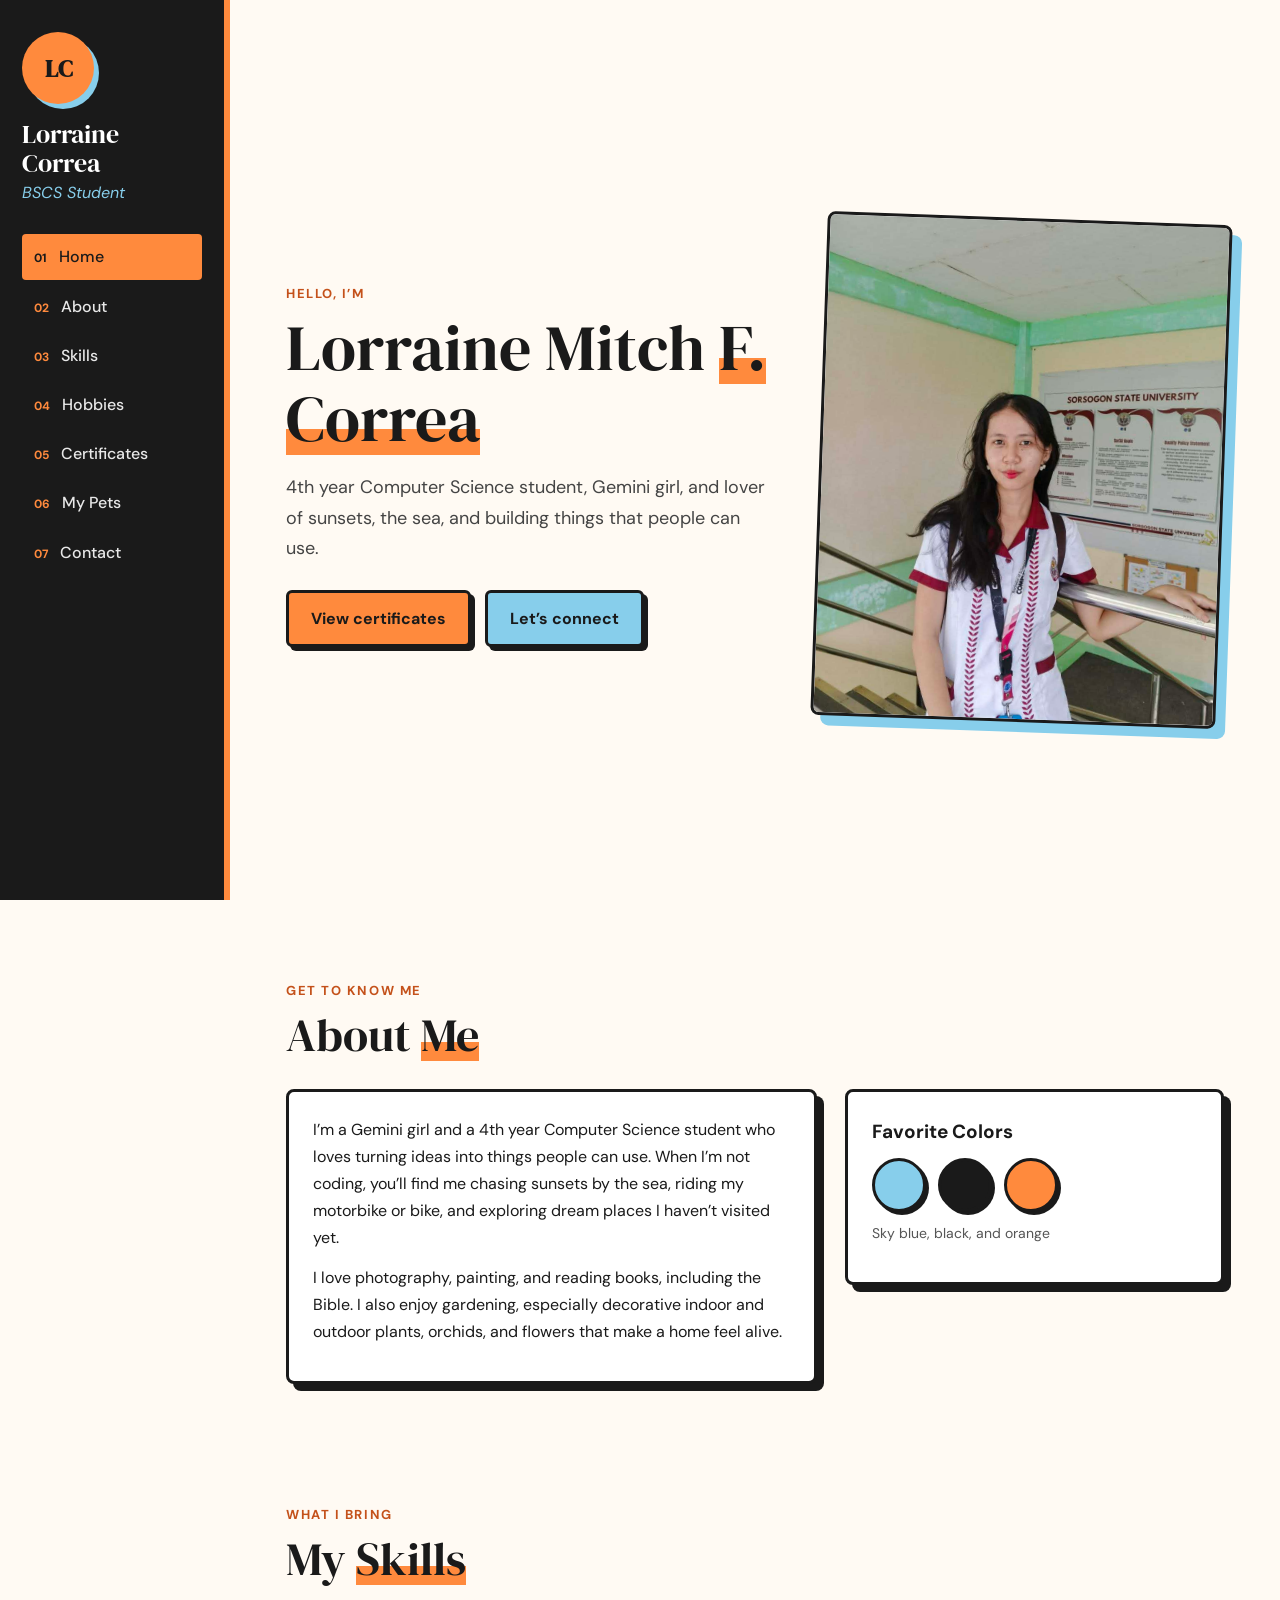
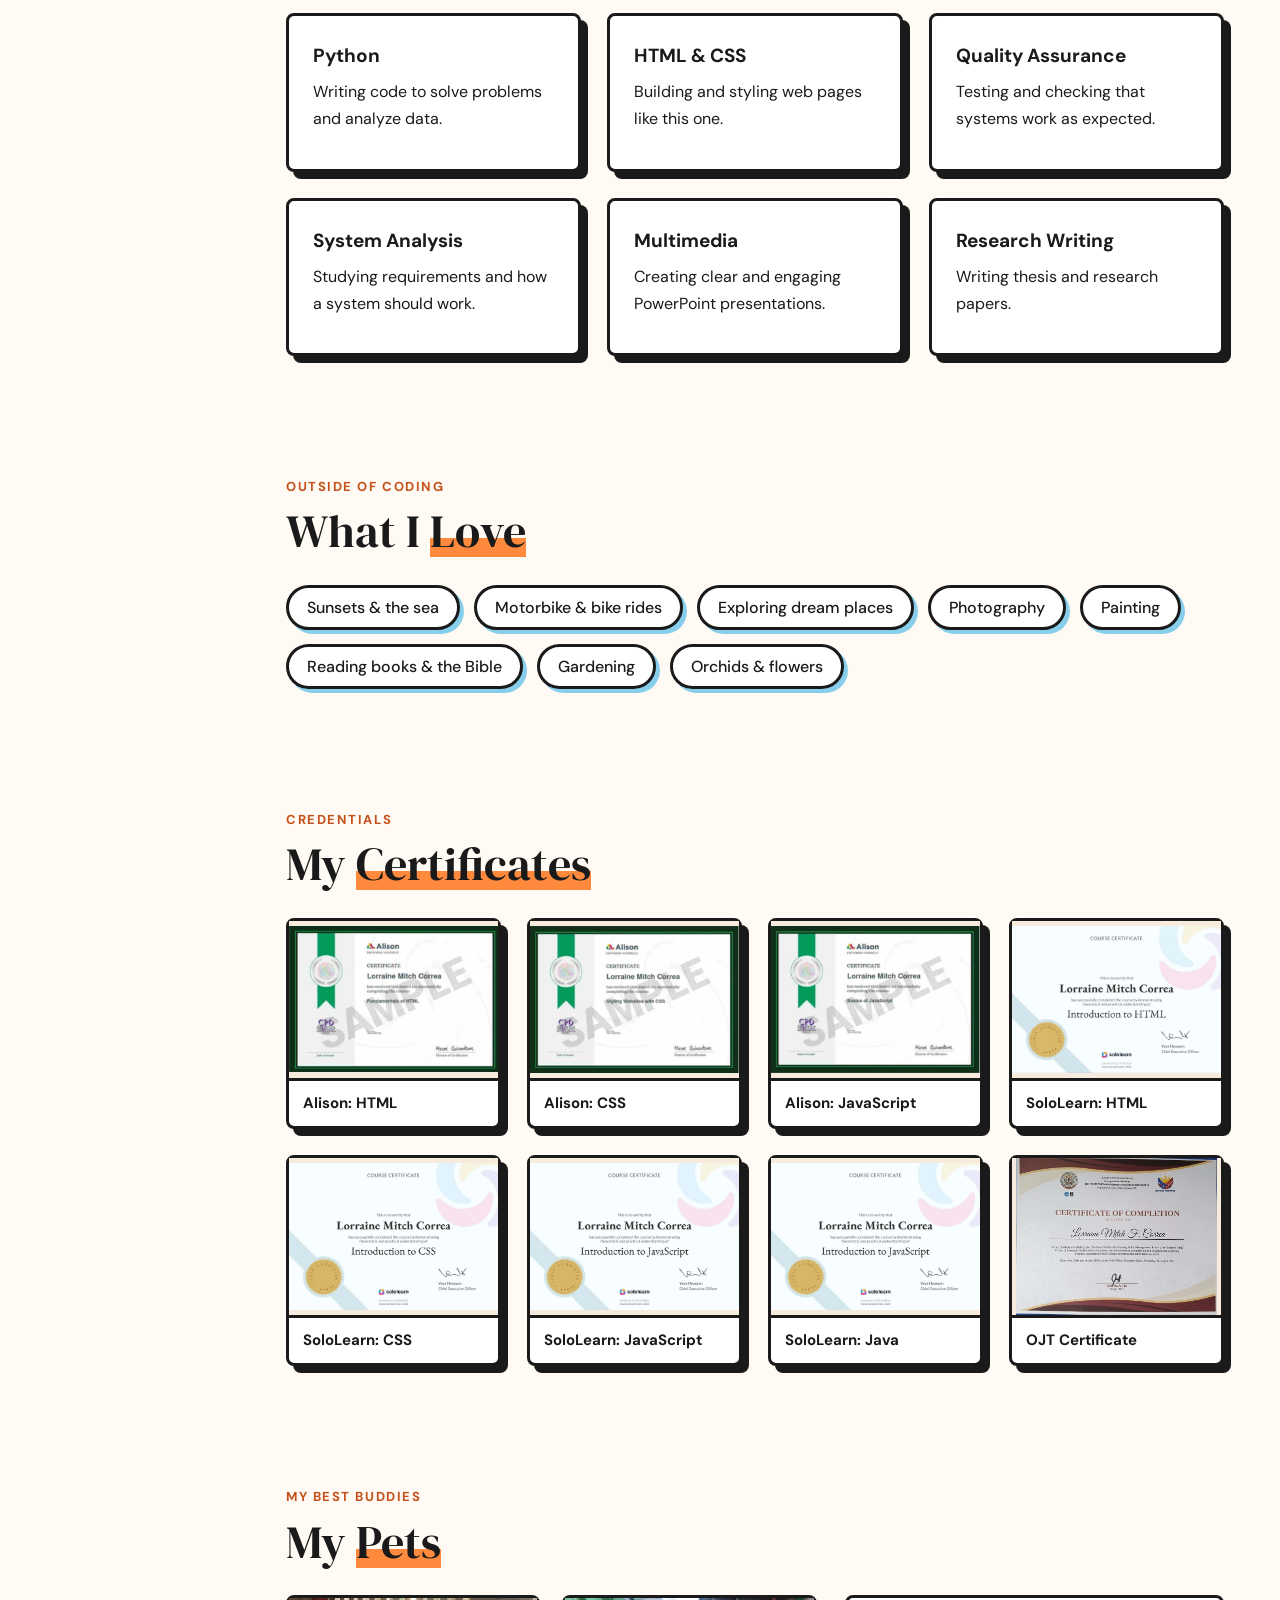
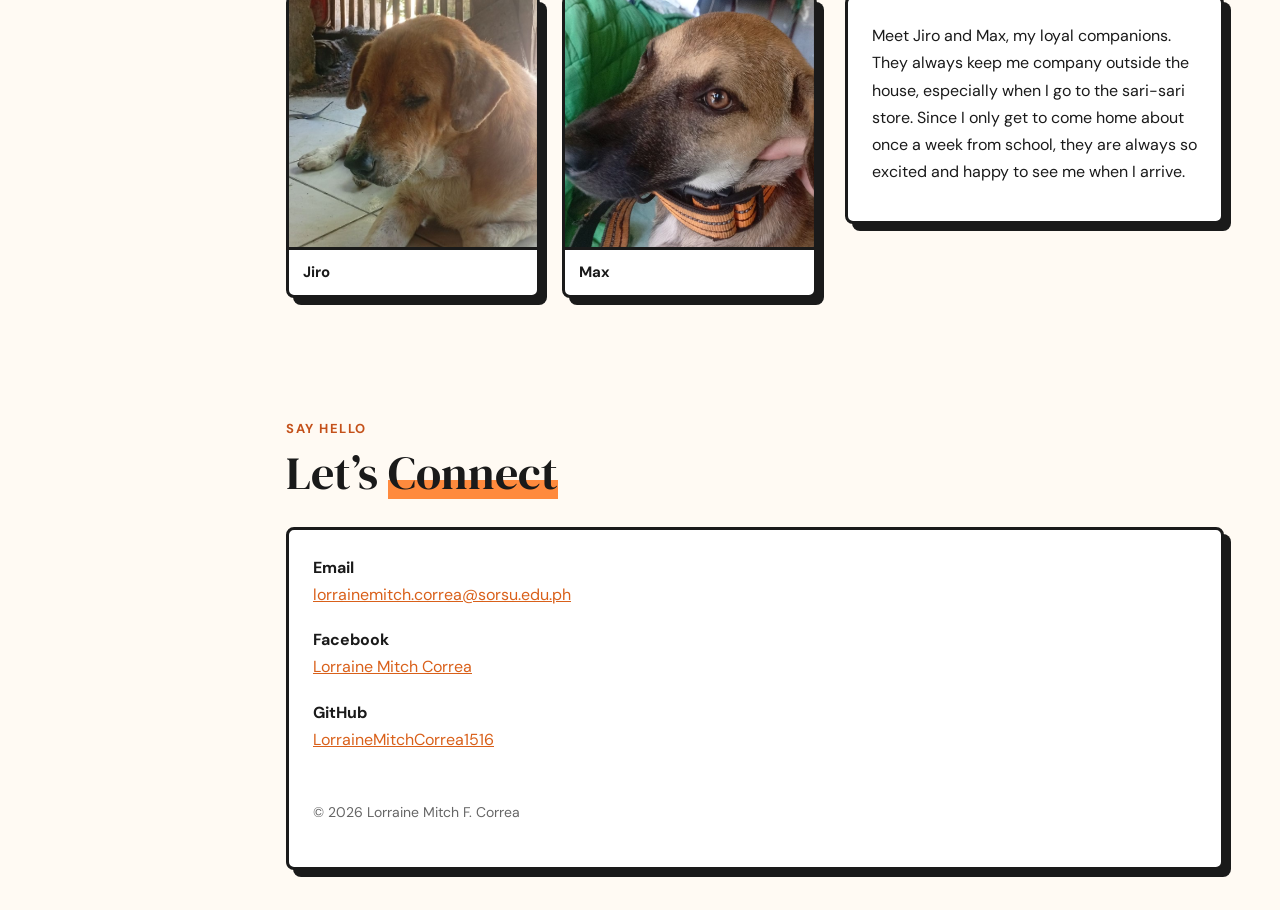
<file: index.html>
<!DOCTYPE html>
<html lang="en">
<head>
  <meta charset="utf-8">
  <meta name="viewport" content="width=device-width, initial-scale=1">
  <title>Lorraine Mitch F. Correa | Portfolio</title>
  <link rel="preconnect" href="https://fonts.googleapis.com">
  <link href="https://fonts.googleapis.com/css2?family=DM+Serif+Display&family=DM+Sans:wght@400;500;700&display=swap" rel="stylesheet">
  <link rel="stylesheet" href="style.css">
</head>
<body>

<aside class="side">
  <div class="logo">LC</div>
  <h2 class="side-name">Lorraine<br>Correa</h2>
  <p class="side-role">BSCS Student</p>
  <nav id="nav">
    <a href="#home"><b>01</b>Home</a>
    <a href="#about"><b>02</b>About</a>
    <a href="#skills"><b>03</b>Skills</a>
    <a href="#hobbies"><b>04</b>Hobbies</a>
    <a href="#certs"><b>05</b>Certificates</a>
    <a href="#pets"><b>06</b>My Pets</a>
    <a href="#contact"><b>07</b>Contact</a>
  </nav>
</aside>

<main>

  <section id="home" class="hero">
    <div>
      <p class="eyebrow">Hello, I’m</p>
      <h1>Lorraine Mitch <span class="mark">F. Correa</span></h1>
      <p class="lead">4th year Computer Science student, Gemini girl, and lover of sunsets, the sea, and building things that people can use.</p>
      <div class="btns">
        <a class="btn" href="#certs">View certificates</a>
        <a class="btn alt" href="#contact">Let’s connect</a>
      </div>
    </div>
    <figure class="photo card"><img src="images/profile.jpg" alt="Photo of Lorraine"></figure>
  </section>

  <section id="about">
    <p class="eyebrow">Get to know me</p>
    <h2>About <span class="mark">Me</span></h2>
    <div class="two">
      <div class="card pad">
        <p>I’m a Gemini girl and a 4th year Computer Science student who loves turning ideas into things people can use. When I’m not coding, you’ll find me chasing sunsets by the sea, riding my motorbike or bike, and exploring dream places I haven’t visited yet.</p>
        <p>I love photography, painting, and reading books, including the Bible. I also enjoy gardening, especially decorative indoor and outdoor plants, orchids, and flowers that make a home feel alive.</p>
      </div>
      <div class="card pad">
        <h3>Favorite Colors</h3>
        <div class="chips">
          <span class="swatch" style="background:#87ceeb"></span>
          <span class="swatch" style="background:#1a1a1a"></span>
          <span class="swatch" style="background:#ff8a3d"></span>
        </div>
        <p class="small">Sky blue, black, and orange</p>
      </div>
    </div>
  </section>

  <section id="skills">
    <p class="eyebrow">What I bring</p>
    <h2>My <span class="mark">Skills</span></h2>
    <div class="cards">
      <div class="card pad"><h3>Python</h3><p>Writing code to solve problems and analyze data.</p></div>
      <div class="card pad"><h3>HTML &amp; CSS</h3><p>Building and styling web pages like this one.</p></div>
      <div class="card pad"><h3>Quality Assurance</h3><p>Testing and checking that systems work as expected.</p></div>
      <div class="card pad"><h3>System Analysis</h3><p>Studying requirements and how a system should work.</p></div>
      <div class="card pad"><h3>Multimedia</h3><p>Creating clear and engaging PowerPoint presentations.</p></div>
      <div class="card pad"><h3>Research Writing</h3><p>Writing thesis and research papers.</p></div>
    </div>
  </section>

  <section id="hobbies">
    <p class="eyebrow">Outside of coding</p>
    <h2>What I <span class="mark">Love</span></h2>
    <ul class="tags">
      <li>Sunsets &amp; the sea</li><li>Motorbike &amp; bike rides</li><li>Exploring dream places</li>
      <li>Photography</li><li>Painting</li><li>Reading books &amp; the Bible</li>
      <li>Gardening</li><li>Orchids &amp; flowers</li>
    </ul>
  </section>

  <section id="certs">
    <p class="eyebrow">Credentials</p>
    <h2>My <span class="mark">Certificates</span></h2>
    <div class="certs">
      <figure class="card"><img src="images/ALISON%20HTML.jpg" alt="Alison HTML certificate"><figcaption>Alison: HTML</figcaption></figure>
      <figure class="card"><img src="images/ALISON%20CSS.jpg" alt="Alison CSS certificate"><figcaption>Alison: CSS</figcaption></figure>
      <figure class="card"><img src="images/ALISON%20JAVASCRIPT.jpg" alt="Alison JavaScript certificate"><figcaption>Alison: JavaScript</figcaption></figure>
      <figure class="card"><img src="images/sololearn%20html.jpg" alt="SoloLearn HTML certificate"><figcaption>SoloLearn: HTML</figcaption></figure>
      <figure class="card"><img src="images/SOLOLEARN%20CSS.jpg" alt="SoloLearn CSS certificate"><figcaption>SoloLearn: CSS</figcaption></figure>
      <figure class="card"><img src="images/SOLOLEARN%20javascript.jpg" alt="SoloLearn JavaScript certificate"><figcaption>SoloLearn: JavaScript</figcaption></figure>
      <figure class="card"><img src="images/SOLOLEARN%20JAVA.jpg" alt="SoloLearn Java certificate"><figcaption>SoloLearn: Java</figcaption></figure>
      <figure class="card"><img src="images/OJT%20CERTIFICATE.jpg" alt="OJT certificate"><figcaption>OJT Certificate</figcaption></figure>
    </div>
  </section>

  <section id="pets">
    <p class="eyebrow">My best buddies</p>
    <h2>My <span class="mark">Pets</span></h2>
    <div class="two">
      <div class="pets">
        <figure class="card"><img src="images/jiro.jpg" alt="Jiro"><figcaption>Jiro</figcaption></figure>
        <figure class="card"><img src="images/pet.jpg" alt="Max"><figcaption>Max</figcaption></figure>
      </div>
      <div class="card pad">
        <p>Meet Jiro and Max, my loyal companions. They always keep me company outside the house, especially when I go to the sari-sari store. Since I only get to come home about once a week from school, they are always so excited and happy to see me when I arrive.</p>
      </div>
    </div>
  </section>

  <section id="contact">
    <p class="eyebrow">Say hello</p>
    <h2>Let’s <span class="mark">Connect</span></h2>
    <div class="card pad contact">
      <p><b>Email</b><br><a href="mailto:lorrainemitch.correa@sorsu.edu.ph">lorrainemitch.correa@sorsu.edu.ph</a></p>
                 <p><b>Facebook</b><br><a href="https://www.facebook.com/lorrainemitch.correa.1" target="_blank" rel="noopener">Lorraine Mitch Correa</a></p>
      <p><b>GitHub</b><br><a href="https://github.com/LorraineMitchCorrea1516" target="_blank" rel="noopener">LorraineMitchCorrea1516</a></p>
    <p class="foot">© 2026 Lorraine Mitch F. Correa</p>
  </section>

</main>
<script src="script.js"></script>
</body>
</html>
</file>
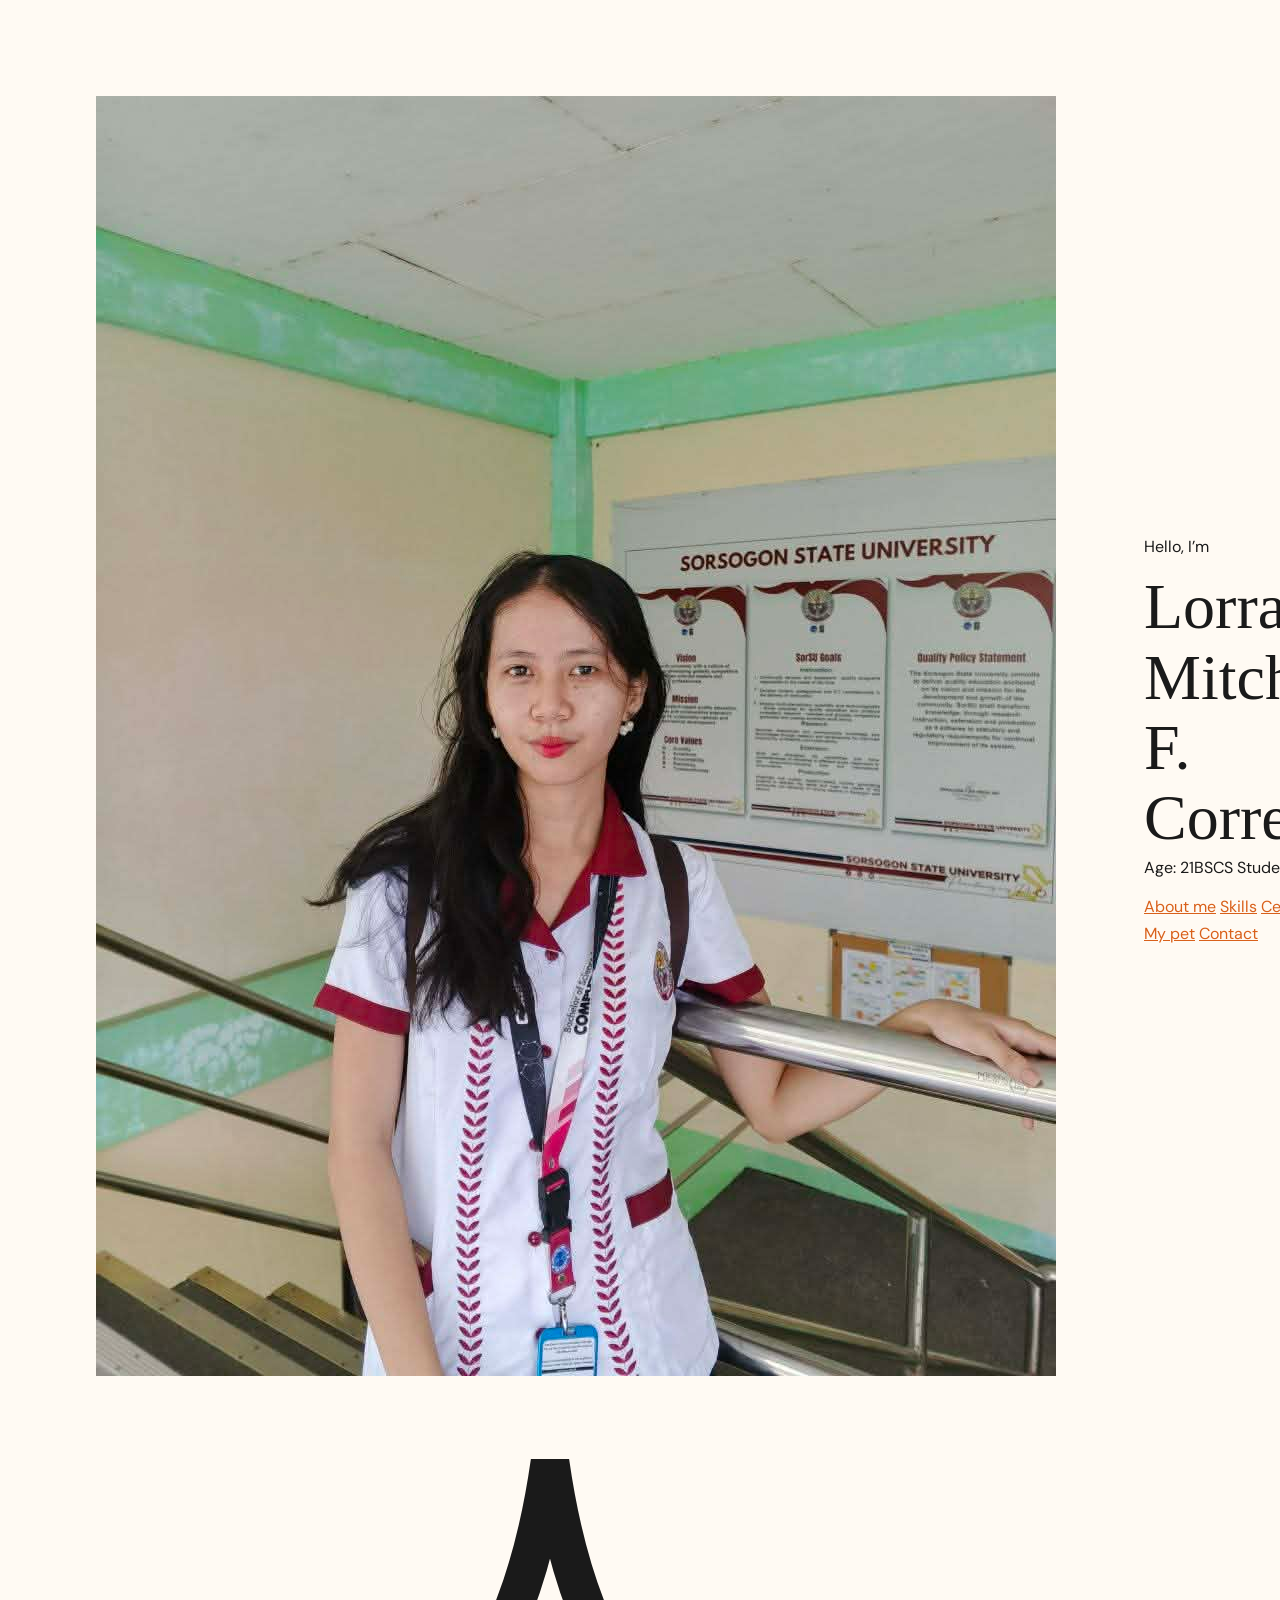
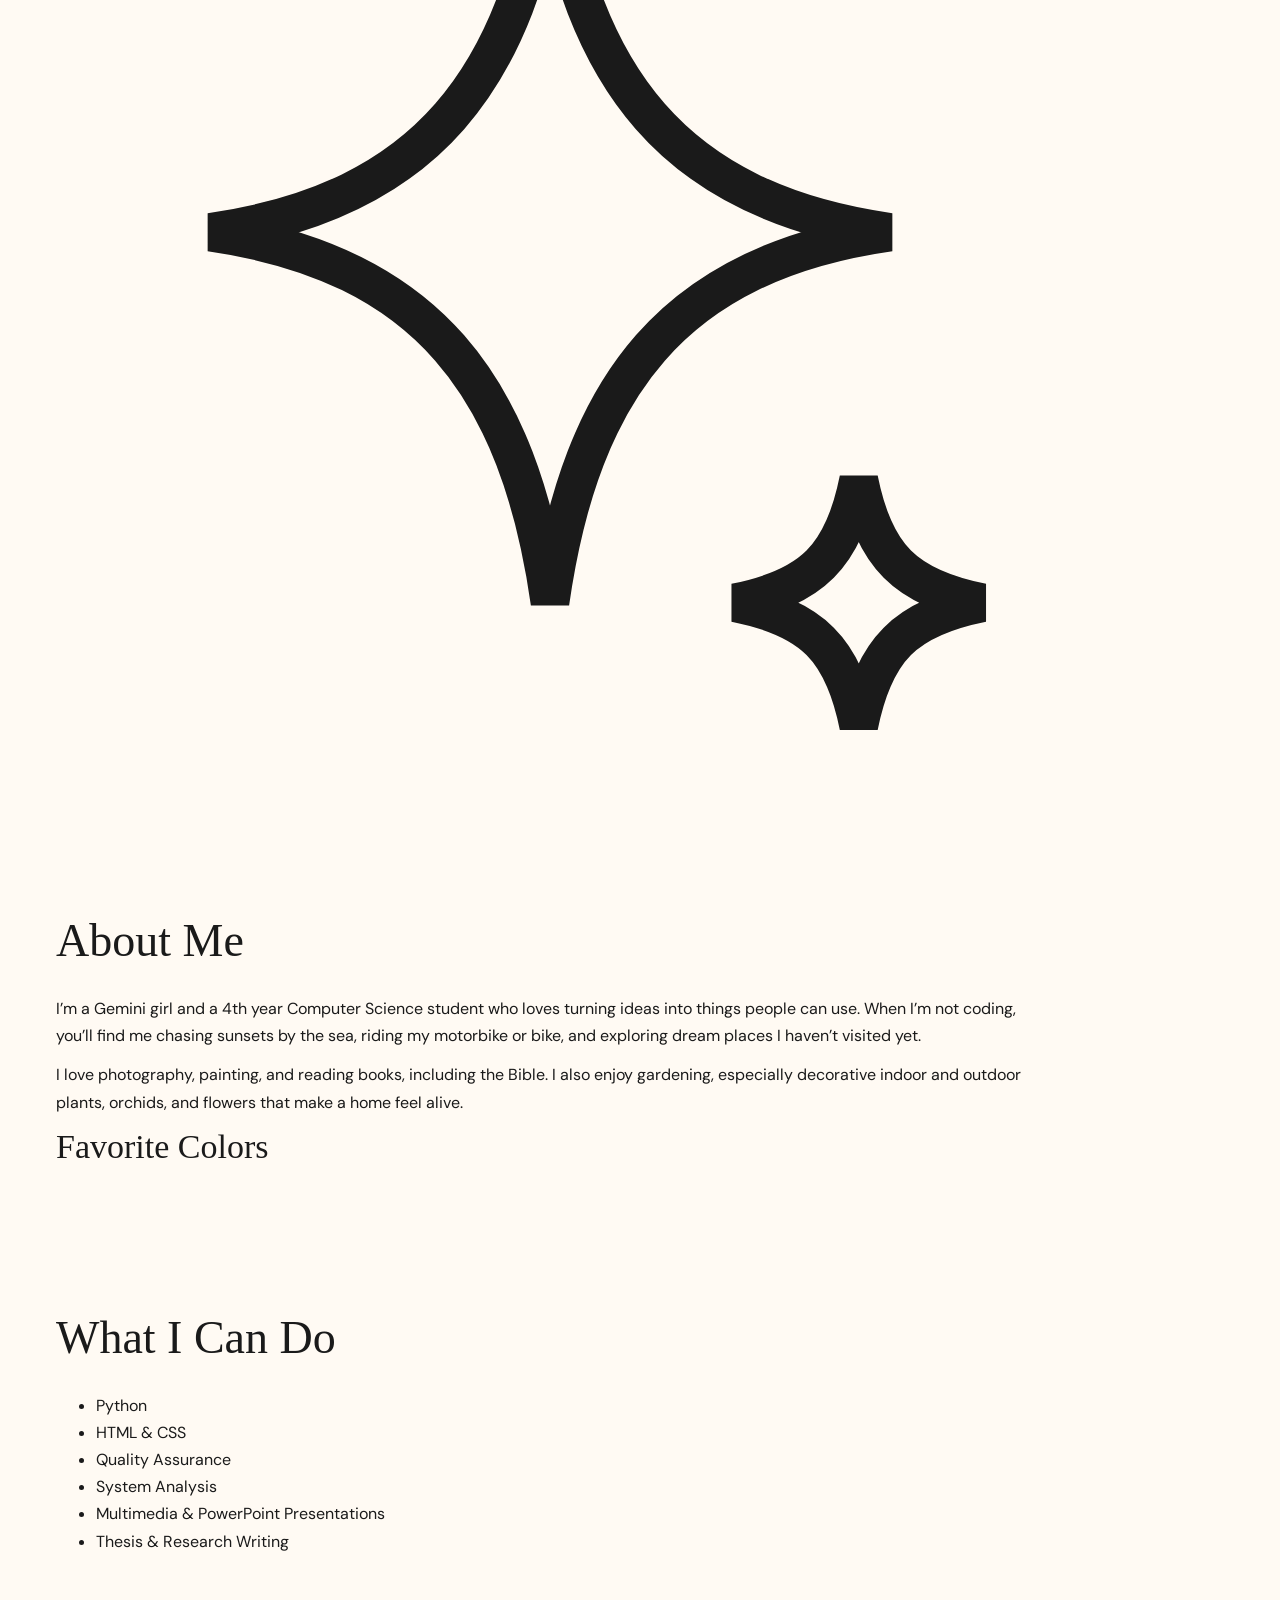
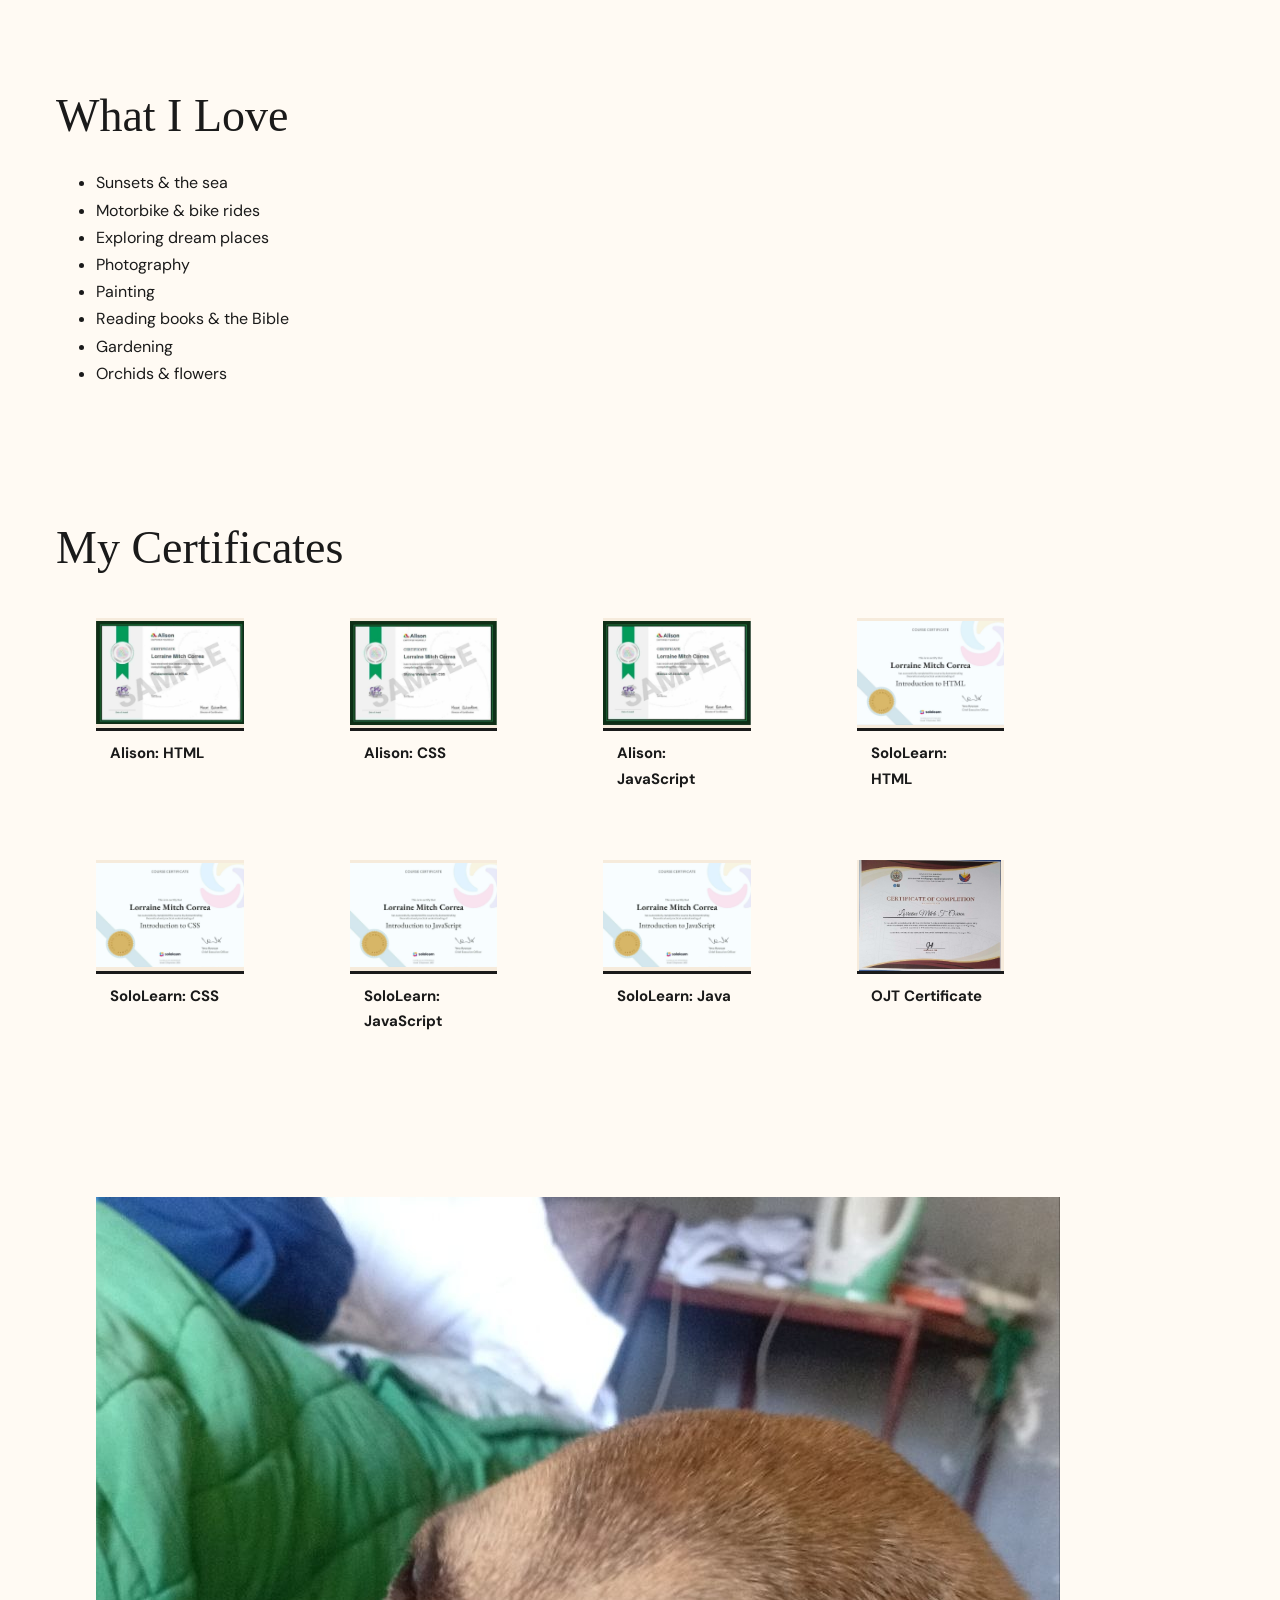
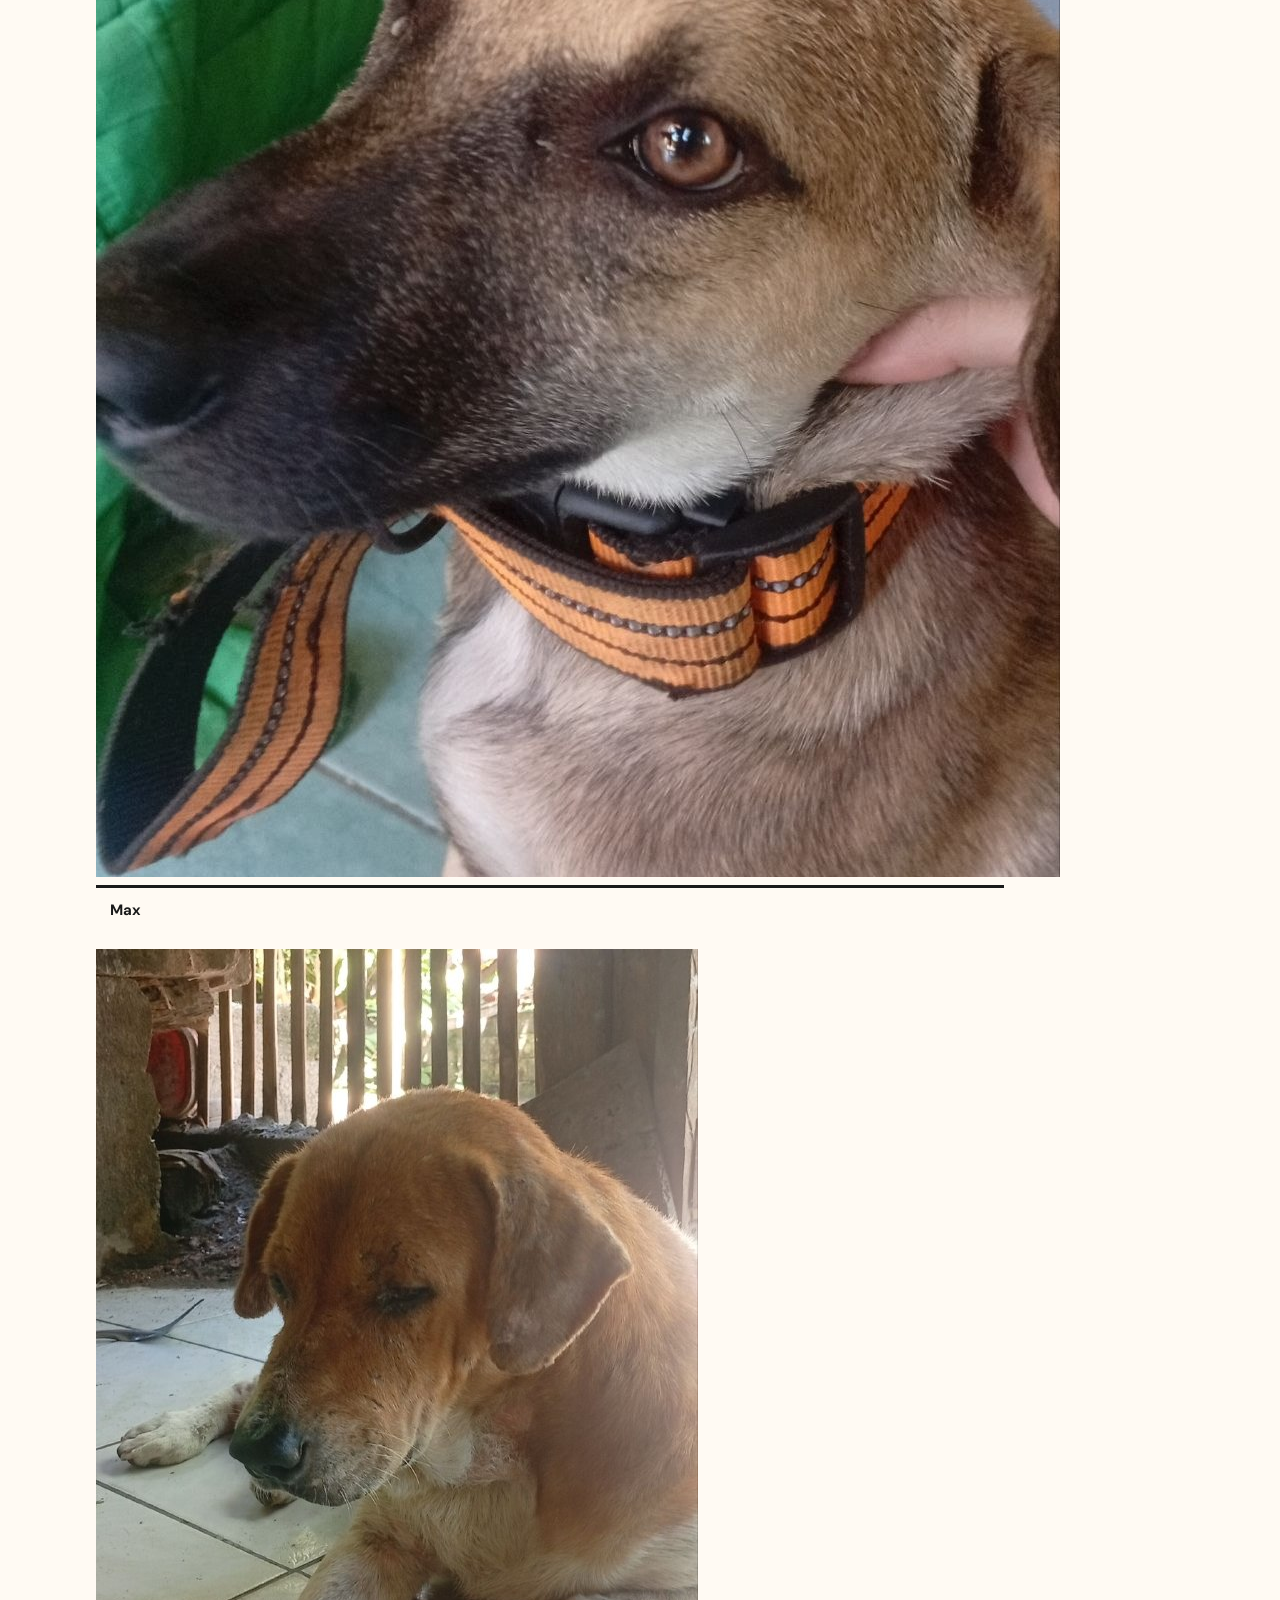
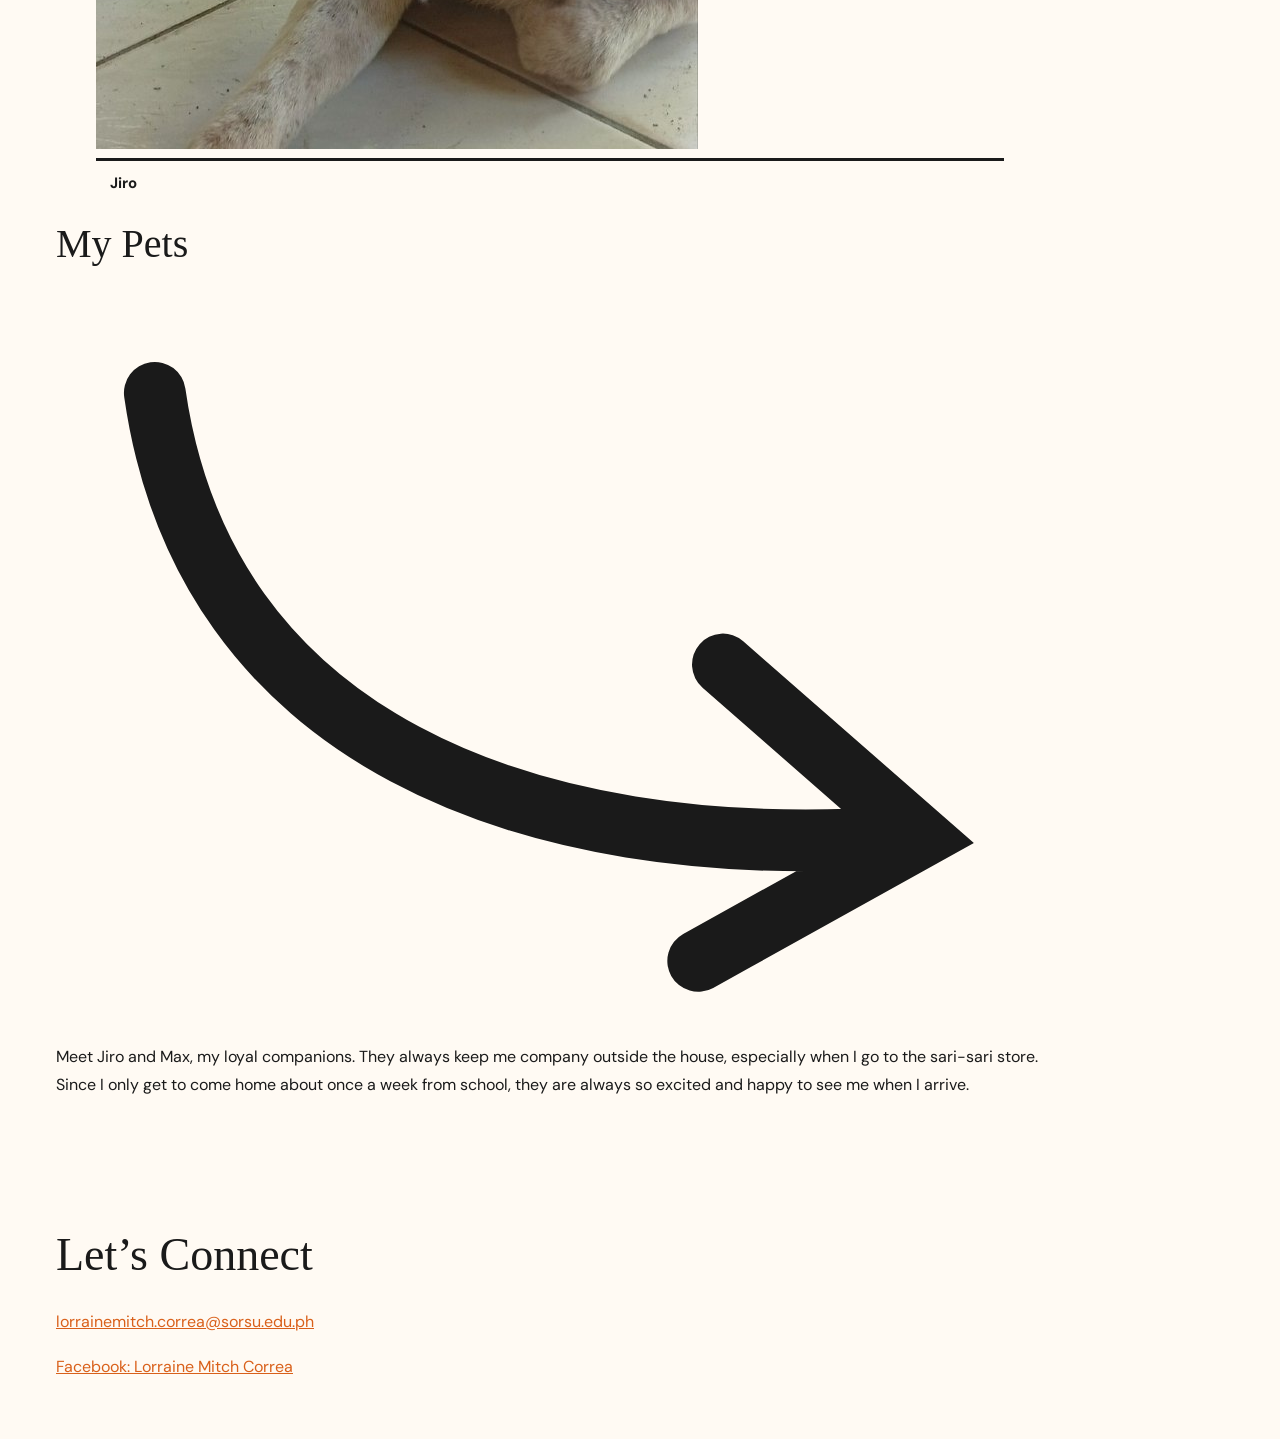
<file: index-old.html>
<!DOCTYPE html>
<html lang="en">
<head>
  <meta charset="utf-8">
  <meta name="viewport" content="width=device-width, initial-scale=1">
  <title>Hello, I'm Lorraine Mitch F. Correa | Portfolio</title>
  <link rel="preconnect" href="https://fonts.googleapis.com">
  <link href="https://fonts.googleapis.com/css2?family=Syne:wght@700;800&family=Caveat:wght@600;700&family=DM+Sans:wght@400;500&display=swap" rel="stylesheet">
  <link rel="stylesheet" href="style.css">
</head>
<body>
<div class="wrap">

  <!-- HERO -->
  <div class="stage">
    <span class="tape weave" style="top:-6px;left:-18px;transform:rotate(-35deg)"></span>
    <span class="clip" style="top:-14px;right:46px;transform:rotate(12deg)"></span>
    <section class="sheet">
      <div class="hero">
        <figure class="polaroid">
          <span class="tape" style="top:-12px;left:30%;transform:rotate(-4deg)"></span>
          <img class="tall" src="images/profile.jpg" alt="Photo of Lorraine">
        </figure>
        <div>
          <p class="hello hand">Hello, I’m</p>
          <h1>Lorraine Mitch<br>F. Correa</h1>
          <p class="facts"><span>Age: 21</span><span>BSCS Student</span></p>
          <nav class="nav" aria-label="Sections">
            <a href="#about">About me</a>
            <a href="#skills">Skills</a>
            <a href="#certs">Certificates</a>
            <a href="#pet">My pet</a>
            <a href="#contact">Contact</a>
          </nav>
        </div>
      </div>
      <svg class="sparkle" style="top:22px;right:26px" viewBox="0 0 64 64" fill="none" stroke="currentColor" stroke-width="2.5" stroke-linecap="round" aria-hidden="true"><path d="M32 4c2 14 8 22 22 24-14 2-20 10-22 24-2-14-8-22-22-24 14-2 20-10 22-24Z"/><path d="M52 44c1 5 3 7 8 8-5 1-7 3-8 8-1-5-3-7-8-8 5-1 7-3 8-8Z"/></svg>
    </section>
  </div>

  <!-- ABOUT + COLORS -->
  <div class="stage" id="about">
    <span class="tape" style="top:-10px;right:60px;transform:rotate(6deg)"></span>
    <section class="sheet">
      <div class="grid">
        <div class="about">
          <h2>About Me</h2>
          <p>I’m a Gemini girl and a 4th year Computer Science student who loves turning ideas into things people can use. When I’m not coding, you’ll find me chasing sunsets by the sea, riding my motorbike or bike, and exploring dream places I haven’t visited yet.</p>
          <p>I love photography, painting, and reading books, including the Bible. I also enjoy gardening, especially decorative indoor and outdoor plants, orchids, and flowers that make a home feel alive.</p>
        </div>
        <div>
          <h2 class="hand" style="font-size:34px">Favorite Colors</h2>
          <div class="swatches">
            <div class="sw"><i style="background:#87ceeb"></i></div>
            <div class="sw"><i style="background:#1a1a1a"></i></div>
            <div class="sw"><i style="background:#ff8a3d"></i></div>
          </div>
        </div>
      </div>
    </section>
  </div>

  <!-- SKILLS -->
    <!-- SKILLS -->
  <div class="stage" id="skills">
    <span class="tape weave" style="top:-8px;left:40px;transform:rotate(-4deg)"></span>
    <section class="sheet">
      <h2>What I Can Do</h2>
      <ul class="skills">
        <li>Python</li>
        <li>HTML &amp; CSS</li>
        <li>Quality Assurance</li>
        <li>System Analysis</li>
        <li>Multimedia &amp; PowerPoint Presentations</li>
        <li>Thesis &amp; Research Writing</li>
      </ul>
    </section>
  </div>

  <!-- HOBBIES -->
  <div class="stage" id="hobbies">
    <span class="tape" style="top:-8px;right:50px;transform:rotate(5deg)"></span>
    <section class="sheet">
      <h2>What I Love</h2>
      <ul class="skills">
        <li>Sunsets &amp; the sea</li>
        <li>Motorbike &amp; bike rides</li>
        <li>Exploring dream places</li>
        <li>Photography</li>
        <li>Painting</li>
        <li>Reading books &amp; the Bible</li>
        <li>Gardening</li>
        <li>Orchids &amp; flowers</li>
      </ul>
    </section>
  </div>

  <!-- CERTIFICATES -->
  <div class="stage" id="certs">
    <span class="clip" style="top:-14px;left:60px;transform:rotate(-10deg)"></span>
    <section class="sheet">
      <h2>My Certificates</h2>
      <div class="certs">
        <figure class="polaroid">
          <img src="images/ALISON%20HTML.jpg" alt="Alison HTML certificate">
          <figcaption class="hand">Alison: HTML</figcaption>
        </figure>
        <figure class="polaroid">
          <img src="images/ALISON%20CSS.jpg" alt="Alison CSS certificate">
          <figcaption class="hand">Alison: CSS</figcaption>
        </figure>
        <figure class="polaroid">
          <img src="images/ALISON%20JAVASCRIPT.jpg" alt="Alison JavaScript certificate">
          <figcaption class="hand">Alison: JavaScript</figcaption>
        </figure>
        <figure class="polaroid">
          <img src="images/sololearn%20html.jpg" alt="SoloLearn HTML certificate">
          <figcaption class="hand">SoloLearn: HTML</figcaption>
        </figure>
        <figure class="polaroid">
          <img src="images/SOLOLEARN%20CSS.jpg" alt="SoloLearn CSS certificate">
          <figcaption class="hand">SoloLearn: CSS</figcaption>
        </figure>
        <figure class="polaroid">
          <img src="images/SOLOLEARN%20javascript.jpg" alt="SoloLearn JavaScript certificate">
          <figcaption class="hand">SoloLearn: JavaScript</figcaption>
        </figure>
        <figure class="polaroid">
          <img src="images/SOLOLEARN%20JAVA.jpg" alt="SoloLearn Java certificate">
          <figcaption class="hand">SoloLearn: Java</figcaption>
        </figure>
        <figure class="polaroid">
          <img src="images/OJT%20CERTIFICATE.jpg" alt="OJT certificate">
          <figcaption class="hand">OJT Certificate</figcaption>
        </figure>
      </div>
    </section>
  </div>

  <!-- PET (or change to Hobbies) -->
    <!-- PET -->
  <!-- PET -->
  <div class="stage" id="pet">
    <span class="tape" style="top:-10px;left:50%;transform:rotate(-3deg)"></span>
    <section class="sheet">
      <div class="pet">
        <div class="pet-photos">
          <figure class="polaroid p1">
            <img src="images/pet.jpg" alt="Max">
            <figcaption class="hand">Max</figcaption>
          </figure>
          <figure class="polaroid p2">
            <img src="images/jiro.jpg" alt="Jiro">
            <figcaption class="hand">Jiro</figcaption>
          </figure>
        </div>
        <div>
          <h2 class="hand" style="font-size:40px">My Pets</h2>
          <svg class="arrow" viewBox="0 0 80 60" fill="none" stroke="currentColor" stroke-width="5" stroke-linecap="round" aria-hidden="true"><path d="M8 8c4 28 30 38 60 36M54 30l16 14-18 10"/></svg>
          <p>Meet Jiro and Max, my loyal companions. They always keep me company outside the house, especially when I go to the sari-sari store. Since I only get to come home about once a week from school, they are always so excited and happy to see me when I arrive.</p>
        </div>
      </div>
    </section>
  </div>

  <!-- CONTACT -->
  <div class="stage" id="contact">
    <span class="tape weave" style="top:-8px;right:40px;transform:rotate(8deg)"></span>
    <section class="sheet contact">
      <h2>Let’s Connect</h2>
      <p><a class="hand" href="mailto:lorrainemitch.correa@sorsu.edu.ph">lorrainemitch.correa@sorsu.edu.ph</a></p>
      <p><a href="https://www.facebook.com/YOUR-PROFILE-LINK" target="_blank" rel="noopener">Facebook: Lorraine Mitch Correa</a></p>
    </section>
  </div>

</div>
<script src="script.js"></script>
</body>
</html>
</file>
<file: style.css>
:root{--ink:#1a1a1a; --orange:#ff8a3d; --sky:#87ceeb; --cream:#fffaf3; --sand:#f6ebdc}
*,*::before,*::after{box-sizing:border-box}
html{scroll-behavior:smooth}
body{margin:0; font:400 16px/1.7 "DM Sans",system-ui,sans-serif; color:var(--ink); background:var(--cream)}
h1,h2{font-family:"DM Serif Display",Georgia,serif; font-weight:400; line-height:1.1; margin:0}
h3{margin:0 0 6px; font-size:19px}
p{margin:0 0 12px}
a{color:#d9601a}
:focus-visible{outline:3px solid var(--sky); outline-offset:3px}

/* sidebar */
.side{position:fixed; inset:0 auto 0 0; width:230px; background:var(--ink); color:#fff; padding:32px 22px; border-right:6px solid var(--orange); z-index:10}
.logo{width:72px; height:72px; border-radius:50%; background:var(--orange); color:var(--ink); display:grid; place-items:center; font:700 24px "DM Serif Display",serif; box-shadow:5px 5px 0 var(--sky)}
.side-name{font-size:26px; margin:16px 0 2px}
.side-role{color:var(--sky); font-style:italic; margin-bottom:28px}
#nav a{display:block; color:#e8e8e8; text-decoration:none; padding:9px 12px; border-radius:4px; margin-bottom:4px; font-weight:500}
#nav a b{color:var(--orange); font-size:12px; margin-right:12px}
#nav a:hover{background:#2c2c2c}
#nav a.on{background:var(--orange); color:var(--ink)}
#nav a.on b{color:var(--ink)}

/* layout */
main{margin-left:230px}
section{padding:80px 56px 40px; max-width:1100px}
.hero{min-height:100vh; display:grid; grid-template-columns:1.2fr 1fr; gap:48px; align-items:center}
.eyebrow{color:#c4511a; font-weight:700; letter-spacing:.12em; text-transform:uppercase; font-size:13px; margin-bottom:8px}
h1{font-size:clamp(38px,5vw,64px)}
h2{font-size:clamp(32px,4vw,46px); margin-bottom:28px}
.mark{background:linear-gradient(transparent 62%,var(--orange) 62% 92%,transparent 92%)}
.lead{font-size:18px; max-width:46ch; margin:18px 0 26px; color:#444}

/* cards */
.card{background:#fff; border:3px solid var(--ink); border-radius:8px; box-shadow:7px 7px 0 var(--ink); margin:0}
.pad{padding:24px}
.cards{display:grid; grid-template-columns:repeat(auto-fit,minmax(240px,1fr)); gap:26px}
.two{display:grid; grid-template-columns:1.4fr 1fr; gap:28px; align-items:start}
.photo{overflow:hidden; transform:rotate(2deg); box-shadow:10px 10px 0 var(--sky)}
.photo img{display:block; width:100%; aspect-ratio:4/5; object-fit:cover}

/* buttons, chips */
.btn{display:inline-block; background:var(--orange); color:var(--ink); text-decoration:none; font-weight:700; padding:12px 22px; border:3px solid var(--ink); border-radius:6px; box-shadow:4px 4px 0 var(--ink); margin:0 10px 10px 0}
.btn.alt{background:var(--sky)}
.btn:hover{transform:translate(2px,2px); box-shadow:2px 2px 0 var(--ink)}
.chips{display:flex; gap:12px; margin:10px 0}
.swatch{width:54px; height:54px; border:3px solid var(--ink); border-radius:50%; box-shadow:3px 3px 0 var(--ink)}
.small{font-size:14px; color:#555}
.tags{display:flex; flex-wrap:wrap; gap:14px; padding:0; margin:0; list-style:none}
.tags li{background:#fff; border:3px solid var(--ink); border-radius:999px; padding:6px 18px; box-shadow:4px 4px 0 var(--sky); font-weight:500}

/* certificates, pets */
.certs{display:grid; grid-template-columns:repeat(auto-fill,minmax(210px,1fr)); gap:26px}
.certs img,.pets img{display:block; width:100%; background:var(--sand)}
.certs img{aspect-ratio:4/3; object-fit:contain}
figcaption{padding:10px 14px; font-weight:700; border-top:3px solid var(--ink); font-size:15px}
.pets{display:grid; grid-template-columns:1fr 1fr; gap:22px}
.pets img{aspect-ratio:1/1; object-fit:cover}
.contact p{margin-bottom:18px}
.foot{margin-top:48px; color:#666; font-size:14px}

/* phone */
@media (max-width:860px){
  .side{position:sticky; inset:0 0 auto 0; width:100%; height:auto; padding:10px 14px; border-right:0; border-bottom:5px solid var(--orange); display:flex; align-items:center; gap:12px}
  .logo{width:42px; height:42px; font-size:16px; flex:none; box-shadow:3px 3px 0 var(--sky)}
  .side-name,.side-role{display:none}
  #nav{display:flex; overflow-x:auto; gap:4px; white-space:nowrap}
  #nav a{margin:0; padding:8px 12px}
  #nav a b{display:none}
  main{margin-left:0}
  section{padding:56px 20px 24px}
  .hero{grid-template-columns:1fr; min-height:0; gap:32px}
  .photo{max-width:340px}
  .two{grid-template-columns:1fr}
}
</file>
